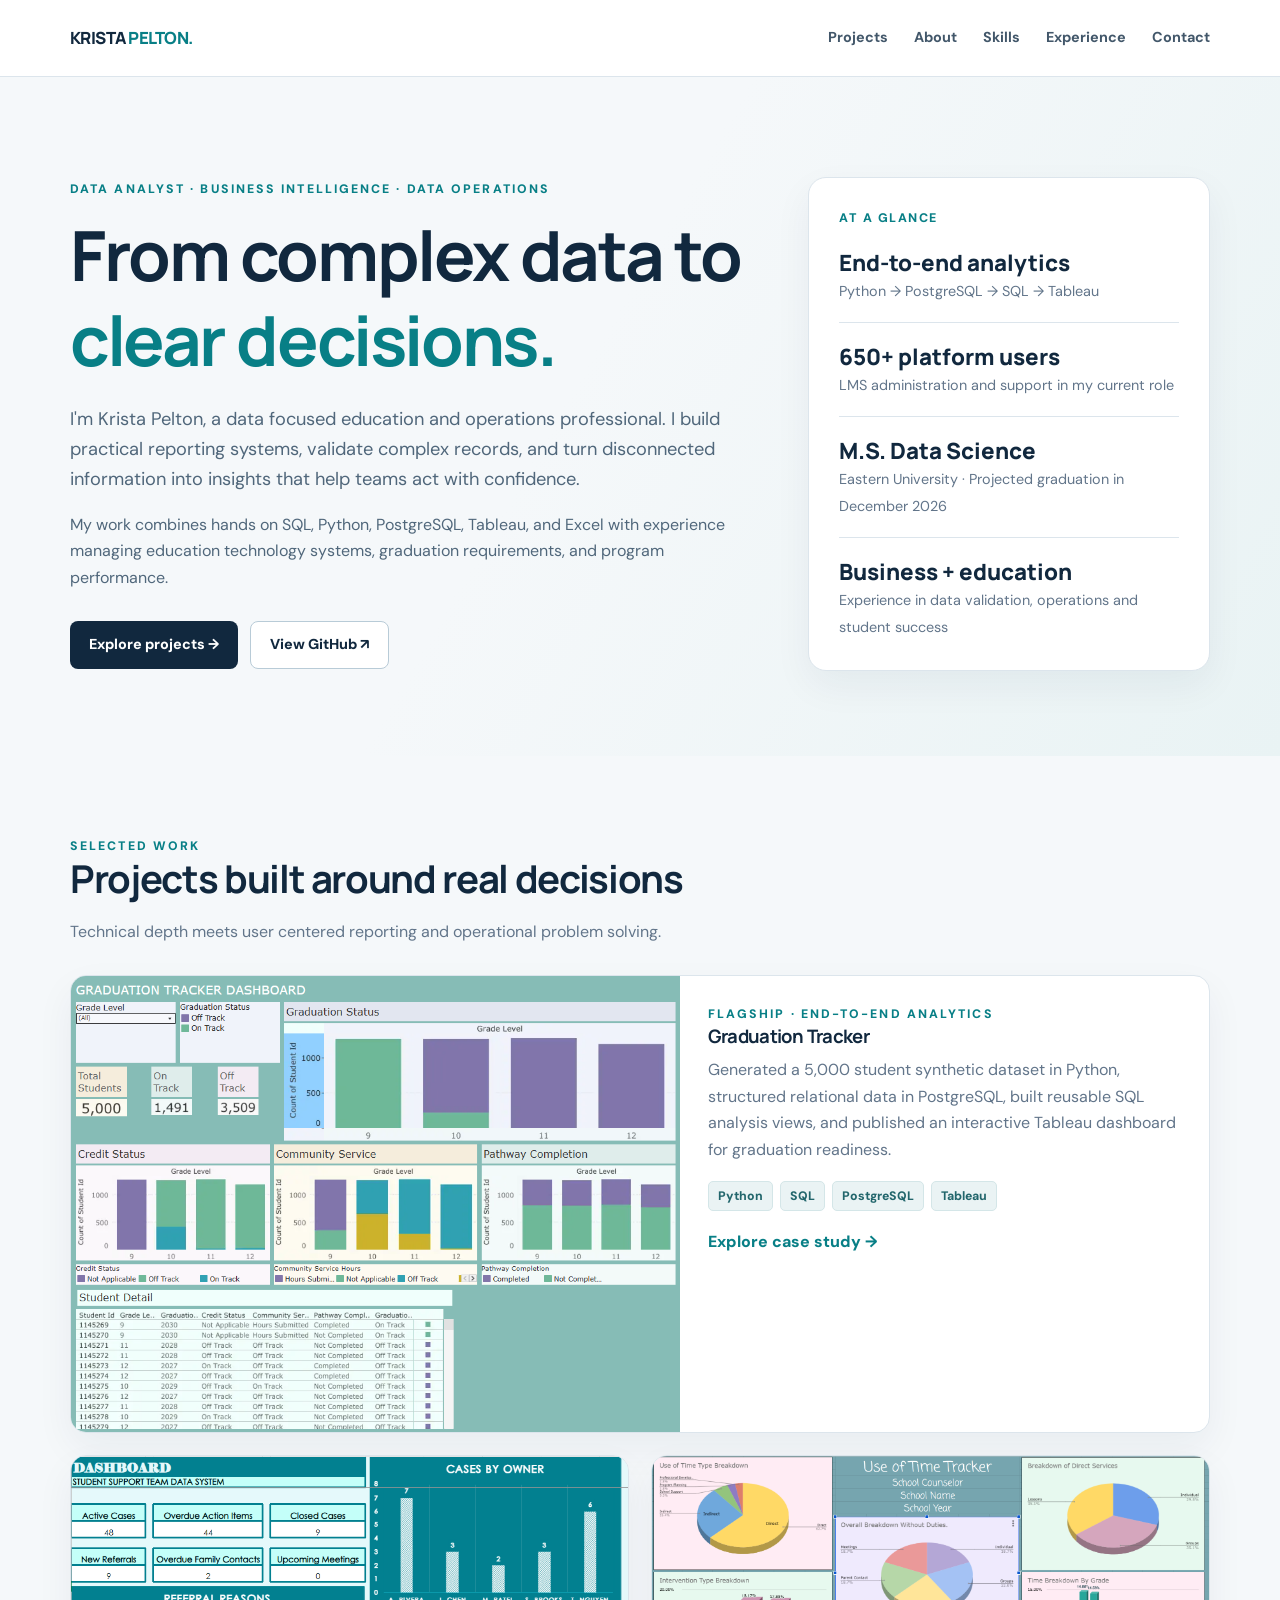
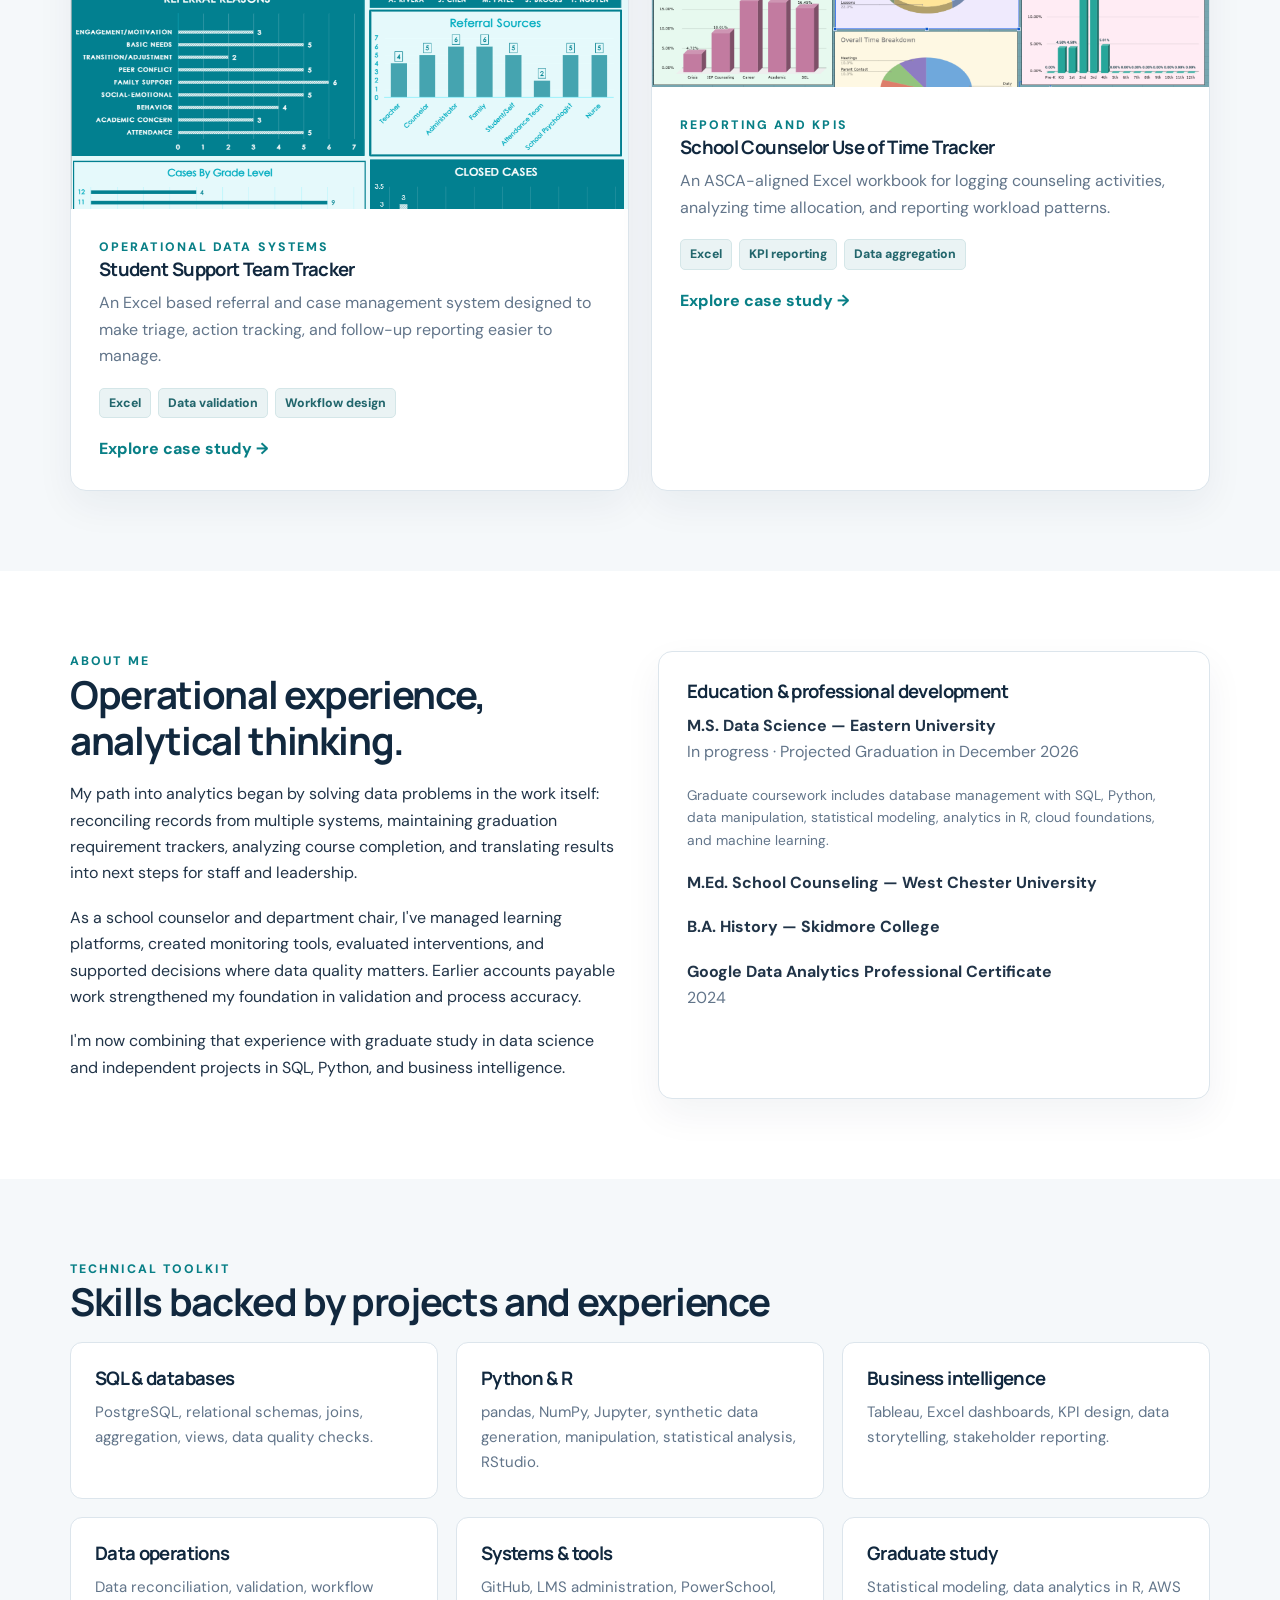
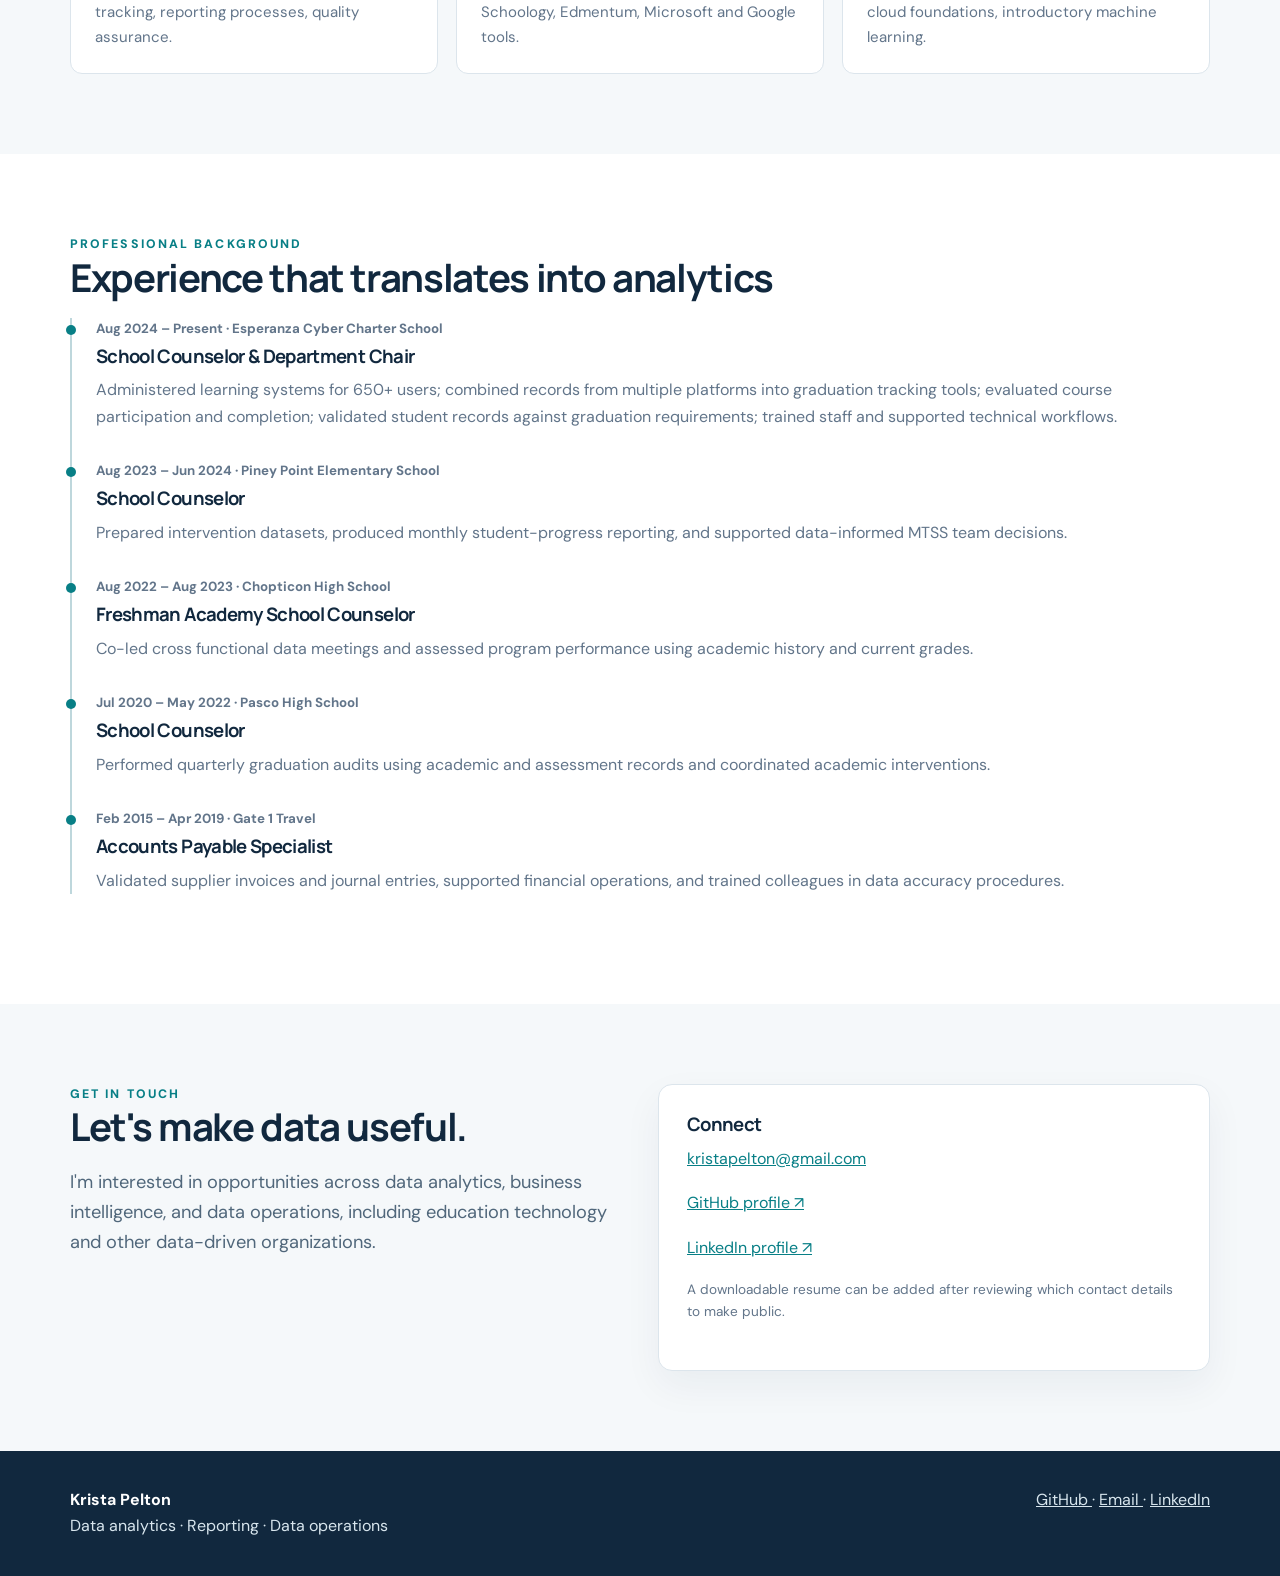
<file: index.html>
<!DOCTYPE html>
<html lang="en">
 <head>
  <meta charset="utf-8"/>
  <meta content="width=device-width,initial-scale=1" name="viewport"/>
  <meta content="Krista Pelton's data analyst portfolio: SQL, Python, PostgreSQL, Tableau, Excel, operational analytics and reporting." name="description"/>
  <meta content="#11283e" name="theme-color"/>
  <title>
   Data Analyst &amp; BI Portfolio | Krista Pelton
  </title>
  <link href="assets/style.css" rel="stylesheet"/>
 </head>
 <body>
  <header class="nav">
   <div class="container nav-inner">
    <a class="brand" href="index.html">
     KRISTA
     <span>
      PELTON.
     </span>
    </a>
    <nav aria-label="Main navigation" class="links">
     <a href="index.html#projects">
      Projects
     </a>
     <a href="index.html#about">
      About
     </a>
     <a href="index.html#skills">
      Skills
     </a>
     <a href="index.html#experience">
      Experience
     </a>
     <a href="index.html#contact">
      Contact
     </a>
    </nav>
   </div>
  </header>
  <main>
   <section class="hero">
    <div class="container hero-grid">
     <div>
      <div class="eyebrow">
       Data Analyst · Business Intelligence · Data Operations
      </div>
      <h1>
       From complex data to
       <span style="color:var(--teal)">
        clear decisions.
       </span>
      </h1>
      <p class="lead">
       I'm Krista Pelton, a data focused education and operations professional. I build practical reporting systems, validate complex records, and turn disconnected information into insights that help teams act with confidence.
      </p>
      <p class="lead" style="font-size:1rem">
       My work combines hands on SQL, Python, PostgreSQL, Tableau, and Excel with experience managing education technology systems, graduation requirements, and program performance.
      </p>
      <div class="actions">
       <a class="btn btn-primary" href="#projects">
        Explore projects →
       </a>
       <a class="btn btn-secondary" href="https://github.com/kristapelton-portfolio" rel="noopener noreferrer" target="_blank">
        View GitHub ↗
       </a>
      </div>
     </div>
     <aside class="hero-panel">
      <div class="panel-kicker">
       At a glance
      </div>
      <div class="metric">
       <strong>
        End-to-end analytics
       </strong>
       <span>
        Python → PostgreSQL → SQL → Tableau
       </span>
      </div>
      <div class="metric">
       <strong>
        650+ platform users
       </strong>
       <span>
        LMS administration and support in my current role
       </span>
      </div>
      <div class="metric">
       <strong>
        M.S. Data Science
       </strong>
       <span>
        Eastern University · Projected graduation in December 2026
       </span>
      </div>
      <div class="metric">
       <strong>
        Business + education
       </strong>
       <span>
        Experience in data validation, operations and student success
       </span>
      </div>
     </aside>
    </div>
   </section>
   <section class="section" id="projects">
    <div class="container">
     <div class="section-head">
      <div>
       <div class="eyebrow">
        Selected work
       </div>
       <h2>
        Projects built around real decisions
       </h2>
       <p>
        Technical depth meets user centered reporting and operational problem solving.
       </p>
      </div>
     </div>
     <div class="project-grid">
      <article class="project-card featured">
       <div class="project-image">
        <img alt="Screenshot of the Graduation Tracker Tableau dashboard" loading="lazy" src="assets/graduation-tracker-tableau-dashboard.png"/>
       </div>
       <div class="project-body">
        <div class="eyebrow">
         Flagship · End-to-end analytics
        </div>
        <h3>
         Graduation Tracker
        </h3>
        <p>
         Generated a 5,000 student synthetic dataset in Python, structured relational data in PostgreSQL, built reusable SQL analysis views, and published an interactive Tableau dashboard for graduation readiness.
        </p>
        <div class="tags">
         <span class="tag">
          Python
         </span>
         <span class="tag">
          SQL
         </span>
         <span class="tag">
          PostgreSQL
         </span>
         <span class="tag">
          Tableau
         </span>
        </div>
        <a class="text-link" href="projects/graduation-tracker.html">
         Explore case study →
        </a>
       </div>
      </article>
      <article class="project-card">
       <div class="project-image">
        <img alt="Actual Student Support Team Tracker Excel dashboard showing case status, overdue actions, referral reasons, and workload by owner" loading="lazy" src="assets/sst-dashboard.png"/>
       </div>
       <div class="project-body">
        <div class="eyebrow">
         Operational data systems
        </div>
        <h3>
         Student Support Team Tracker
        </h3>
        <p>
         An Excel based referral and case management system designed to make triage, action tracking, and follow-up reporting easier to manage.
        </p>
        <div class="tags">
         <span class="tag">
          Excel
         </span>
         <span class="tag">
          Data validation
         </span>
         <span class="tag">
          Workflow design
         </span>
        </div>
        <a class="text-link" href="projects/student-support-tracker.html">
         Explore case study →
        </a>
       </div>
      </article>
      <article class="project-card">
       <div class="project-image">
        <img alt="Actual School Counselor Use of Time Tracker dashboard with service allocation, intervention categories, and grade-level charts" loading="lazy" src="assets/use-of-time-dashboard.png"/>
       </div>
       <div class="project-body">
        <div class="eyebrow">
         Reporting and KPIs
        </div>
        <h3>
         School Counselor Use of Time Tracker
        </h3>
        <p>
         An ASCA-aligned Excel workbook for logging counseling activities, analyzing time allocation, and reporting workload patterns.
        </p>
        <div class="tags">
         <span class="tag">
          Excel
         </span>
         <span class="tag">
          KPI reporting
         </span>
         <span class="tag">
          Data aggregation
         </span>
        </div>
        <a class="text-link" href="projects/school-counselor-tracker.html">
         Explore case study →
        </a>
       </div>
      </article>
     </div>
    </div>
   </section>
   <section class="section alt" id="about">
    <div class="container two-col">
     <!-- LEFT COLUMN: ABOUT ME -->
     <div>
      <div class="eyebrow">
       About me
      </div>
      <h2>
       Operational experience, analytical thinking.
      </h2>
      <p>
       My path into analytics began by solving data problems in the work itself:
        reconciling records from multiple systems, maintaining graduation
        requirement trackers, analyzing course completion, and translating
        results into next steps for staff and leadership.
      </p>
      <p>
       As a school counselor and department chair, I've managed learning
        platforms, created monitoring tools, evaluated interventions, and
        supported decisions where data quality matters. Earlier accounts
        payable work strengthened my foundation in validation and process
        accuracy.
      </p>
      <p>
       I'm now combining that experience with graduate study in data science
        and independent projects in SQL, Python, and business intelligence.
      </p>
     </div>
     <!-- RIGHT COLUMN: EDUCATION -->
     <div class="card">
      <h3>
       Education &amp; professional development
      </h3>
      <p>
       <strong>
        M.S. Data Science — Eastern University
       </strong>
       <br/>
       <span class="muted">
        In progress · Projected Graduation in December 2026
       </span>
      </p>
      <!-- GRADUATE COURSEWORK UNDER M.S. -->
      <p class="muted" style="font-size: .86rem;">
       Graduate coursework includes database management with SQL, Python,
        data manipulation, statistical modeling, analytics in R, cloud
        foundations, and machine learning.
      </p>
      <p>
       <strong>
        M.Ed. School Counseling — West Chester University
       </strong>
      </p>
      <p>
       <strong>
        B.A. History — Skidmore College
       </strong>
      </p>
      <p>
       <strong>
        Google Data Analytics Professional Certificate
       </strong>
       <br/>
       <span class="muted">
        2024
       </span>
      </p>
     </div>
    </div>
   </section>
   <section class="section" id="skills">
    <div class="container">
     <div class="eyebrow">
      Technical toolkit
     </div>
     <h2>
      Skills backed by projects and experience
     </h2>
     <div class="skill-grid">
      <div class="skill-card">
       <h3>
        SQL &amp; databases
       </h3>
       <p>
        PostgreSQL, relational schemas, joins, aggregation, views, data quality checks.
       </p>
      </div>
      <div class="skill-card">
       <h3>
        Python &amp; R
       </h3>
       <p>
        pandas, NumPy, Jupyter, synthetic data generation, manipulation, statistical analysis, RStudio.
       </p>
      </div>
      <div class="skill-card">
       <h3>
        Business intelligence
       </h3>
       <p>
        Tableau, Excel dashboards, KPI design, data storytelling, stakeholder reporting.
       </p>
      </div>
      <div class="skill-card">
       <h3>
        Data operations
       </h3>
       <p>
        Data reconciliation, validation, workflow tracking, reporting processes, quality assurance.
       </p>
      </div>
      <div class="skill-card">
       <h3>
        Systems &amp; tools
       </h3>
       <p>
        GitHub, LMS administration, PowerSchool, Schoology, Edmentum, Microsoft and Google tools.
       </p>
      </div>
      <div class="skill-card">
       <h3>
        Graduate study
       </h3>
       <p>
        Statistical modeling, data analytics in R, AWS cloud foundations, introductory machine learning.
       </p>
      </div>
     </div>
    </div>
   </section>
   <section class="section alt" id="experience">
    <div class="container">
     <div class="eyebrow">
      Professional background
     </div>
     <h2>
      Experience that translates into analytics
     </h2>
     <div class="timeline">
      <div class="timeline-item">
       <small>
        Aug 2024 – Present · Esperanza Cyber Charter School
       </small>
       <h3>
        School Counselor &amp; Department Chair
       </h3>
       <p>
        Administered learning systems for 650+ users; combined records from multiple platforms into graduation tracking tools; evaluated course participation and completion; validated student records against graduation requirements; trained staff and supported technical workflows.
       </p>
      </div>
      <div class="timeline-item">
       <small>
        Aug 2023 – Jun 2024 · Piney Point Elementary School
       </small>
       <h3>
        School Counselor
       </h3>
       <p>
        Prepared intervention datasets, produced monthly student-progress reporting, and supported data-informed MTSS team decisions.
       </p>
      </div>
      <div class="timeline-item">
       <small>
        Aug 2022 – Aug 2023 · Chopticon High School
       </small>
       <h3>
        Freshman Academy School Counselor
       </h3>
       <p>
        Co-led cross functional data meetings and assessed program performance using academic history and current grades.
       </p>
      </div>
      <div class="timeline-item">
       <small>
        Jul 2020 – May 2022 · Pasco High School
       </small>
       <h3>
        School Counselor
       </h3>
       <p>
        Performed quarterly graduation audits using academic and assessment records and coordinated academic interventions.
       </p>
      </div>
      <div class="timeline-item">
       <small>
        Feb 2015 – Apr 2019 · Gate 1 Travel
       </small>
       <h3>
        Accounts Payable Specialist
       </h3>
       <p>
        Validated supplier invoices and journal entries, supported financial operations, and trained colleagues in data accuracy procedures.
       </p>
      </div>
     </div>
    </div>
   </section>
   <section class="section" id="contact">
    <div class="container two-col">
     <div>
      <div class="eyebrow">
       Get in touch
      </div>
      <h2>
       Let's make data useful.
      </h2>
      <p class="lead">
       I'm interested in opportunities across data analytics, business intelligence, and data operations, including education technology and other data-driven organizations.
      </p>
     </div>
     <div class="card">
      <h3>
       Connect
      </h3>
      <p>
       <a href="mailto:kristapelton@gmail.com">
        kristapelton@gmail.com
       </a>
      </p>
      <p>
       <a href="https://github.com/kristapelton-portfolio" rel="noopener noreferrer" target="_blank">
        GitHub profile ↗
       </a>
      </p>
      <p>
       <a href="https://tinyurl.com/4p4kbw75" rel="noopener noreferrer" target="_blank">
        LinkedIn profile ↗
       </a>
      </p>
      <p class="muted" style="font-size:.85rem">
       A downloadable resume can be added after reviewing which contact details to make public.
      </p>
     </div>
    </div>
   </section>
  </main>
  <footer class="footer">
   <div class="container footer-inner">
    <div>
     <strong>
      Krista Pelton
     </strong>
     <br>
      Data analytics · Reporting · Data operations
     </br>
    </div>
    <div>
     <a href="https://github.com/kristapelton-portfolio" rel="noopener noreferrer" target="_blank">
      GitHub
     </a>
     ·
     <a href="mailto:kristapelton@gmail.com">
      Email
     </a>
     ·
     <a href="https://tinyurl.com/4p4kbw75" rel="noopener noreferrer" target="_blank">
      LinkedIn
     </a>
    </div>
   </div>
  </footer>
 </body>
</html>
</file>
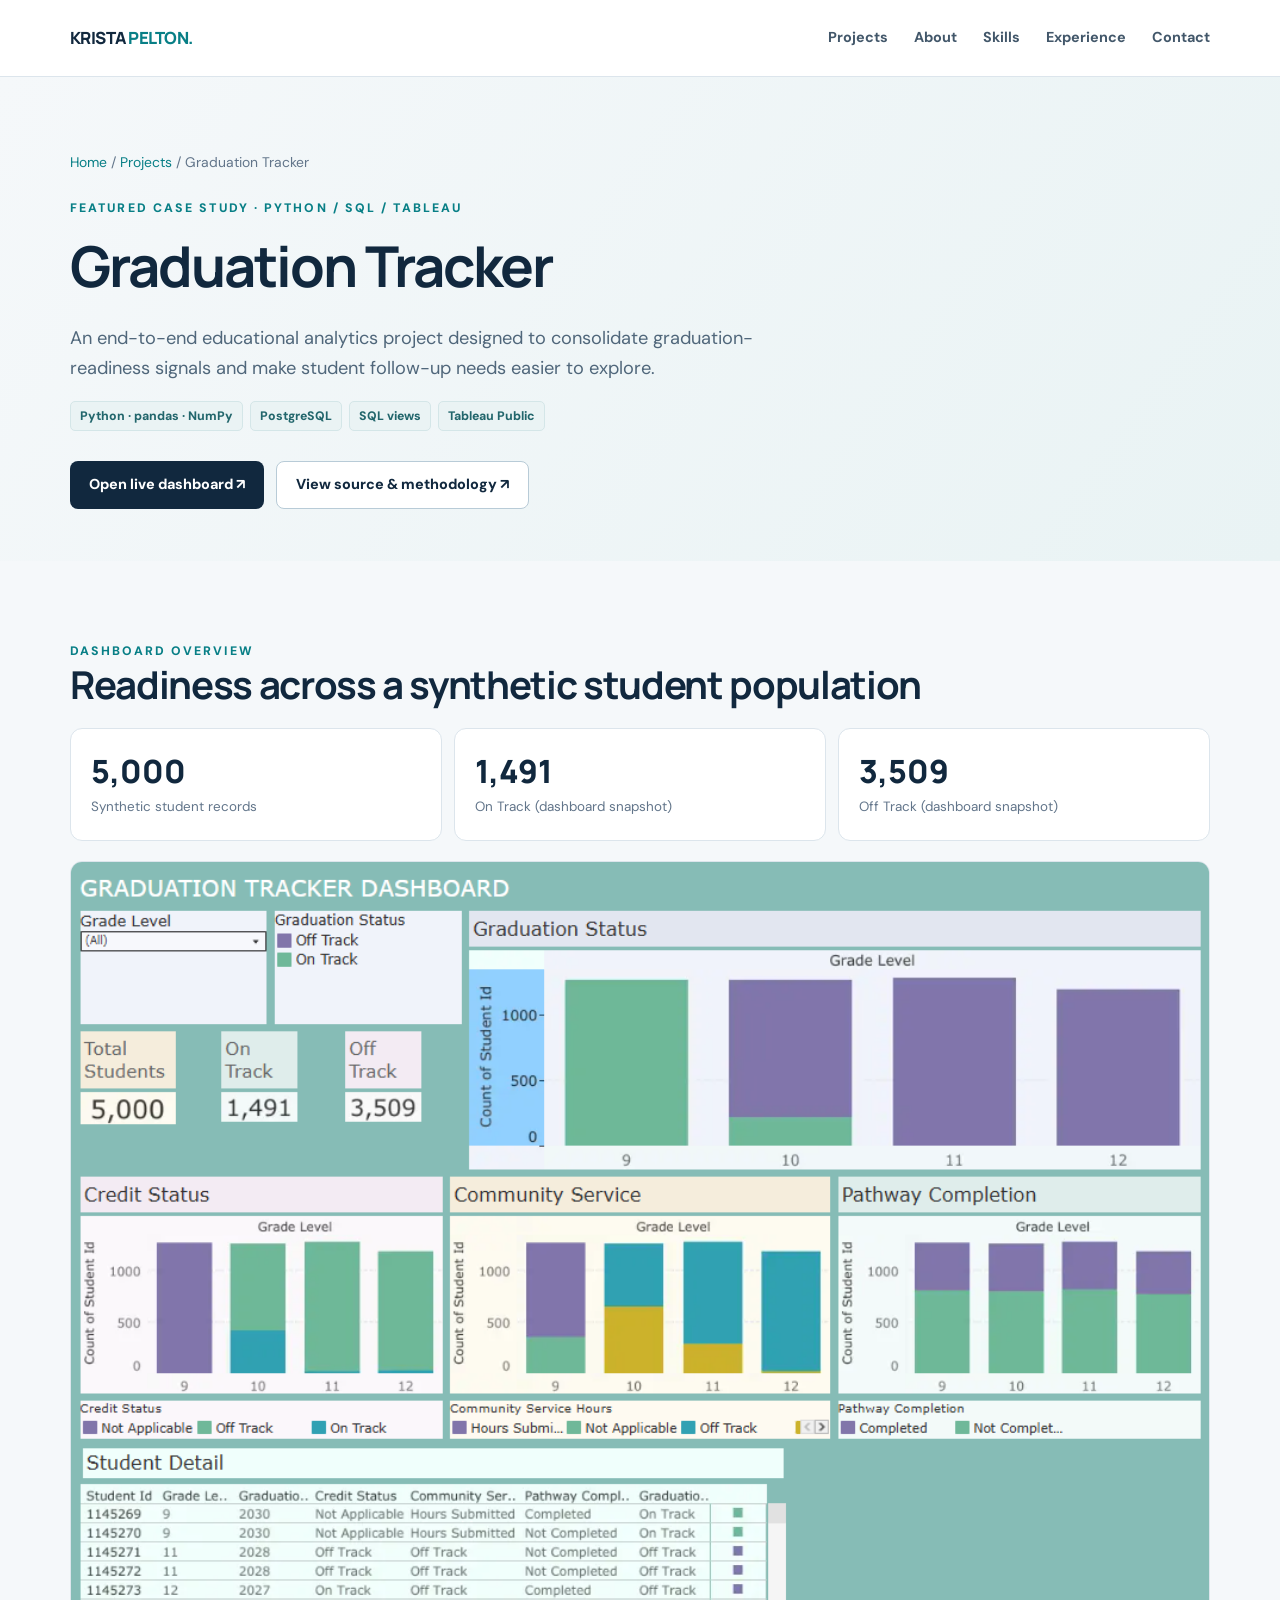
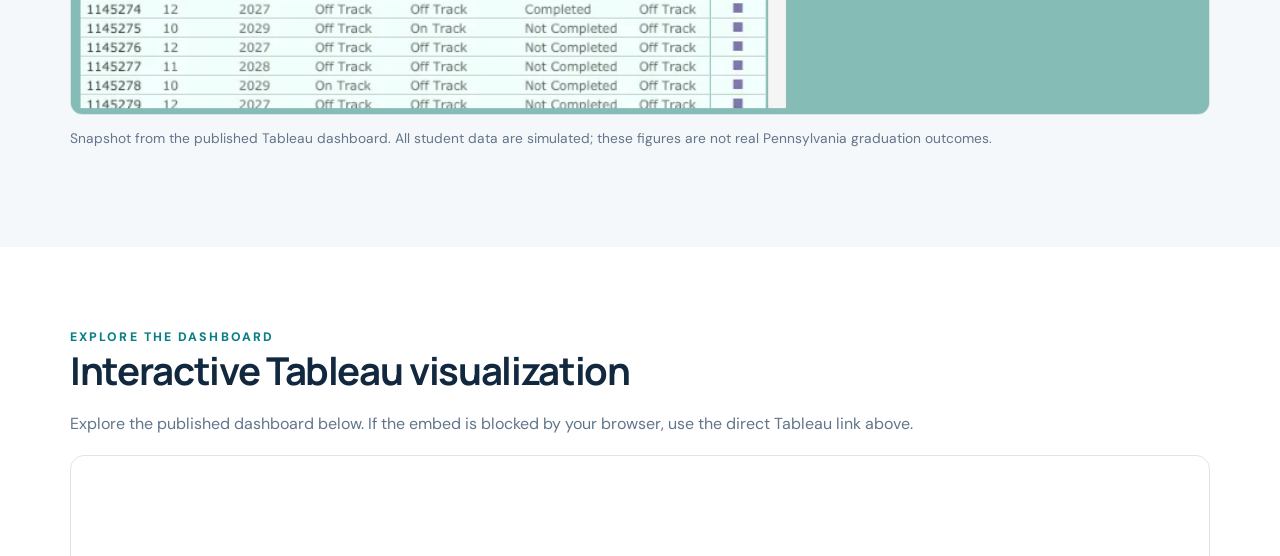
<file: projects/graduation-intelligence.html>
<!doctype html><html lang="en"><head><meta charset="utf-8"><meta http-equiv="refresh" content="0; url=graduation-tracker.html"><link rel="canonical" href="graduation-tracker.html"><title>Graduation Tracker</title></head><body><p>Moved to <a href="graduation-tracker.html">Graduation Tracker</a>.</p></body></html>
</file>
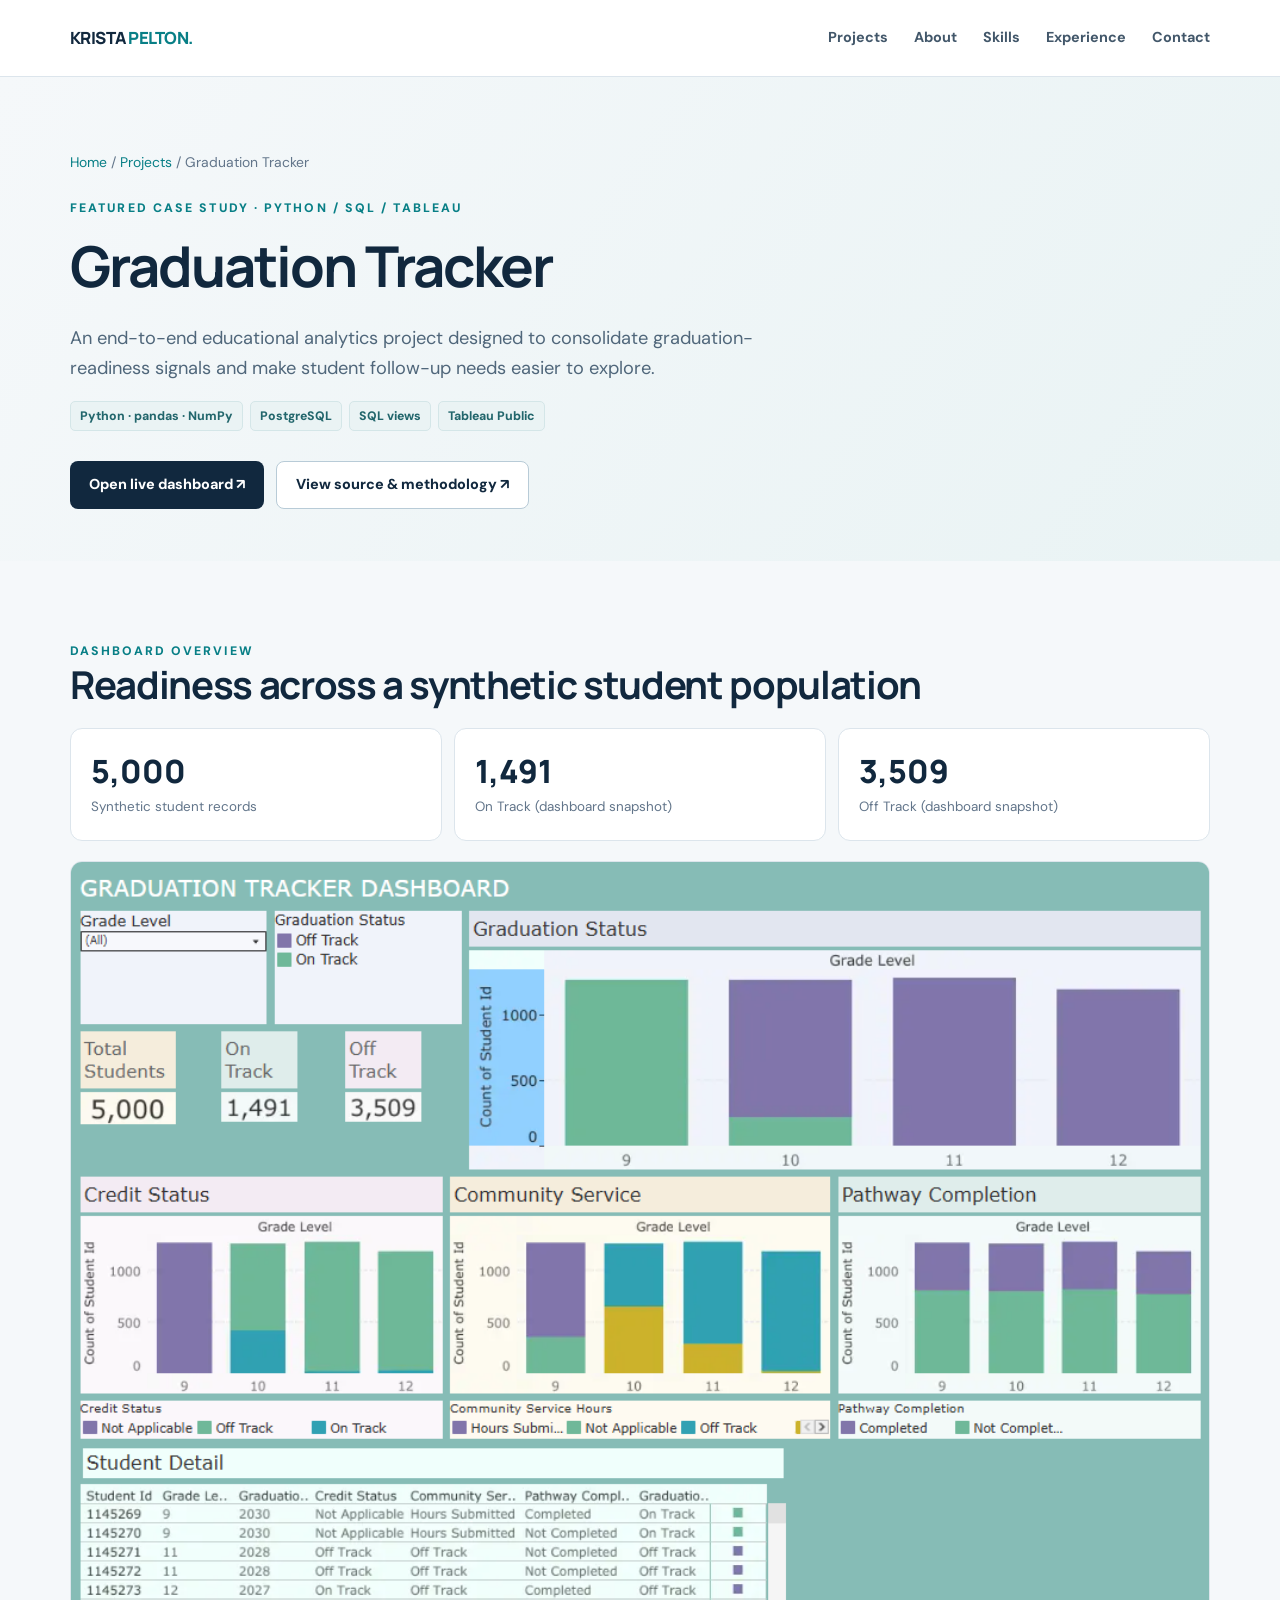
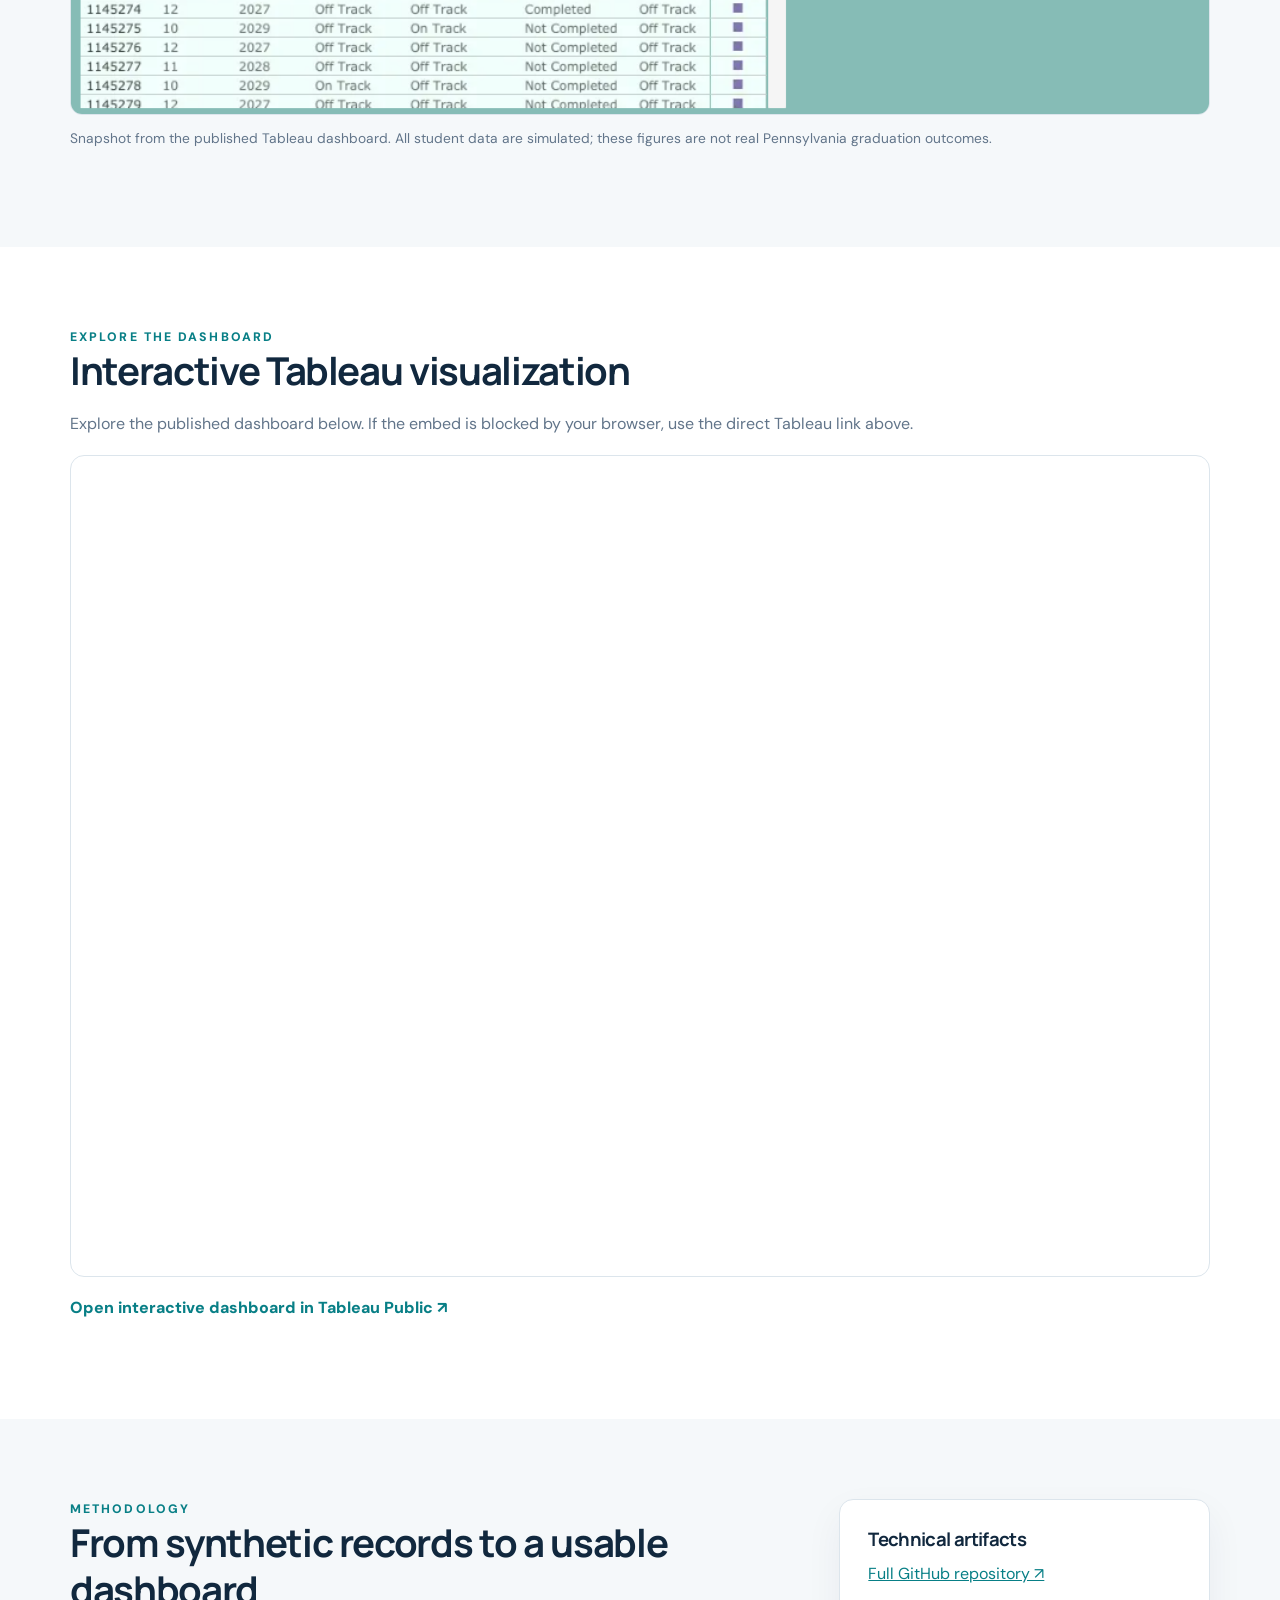
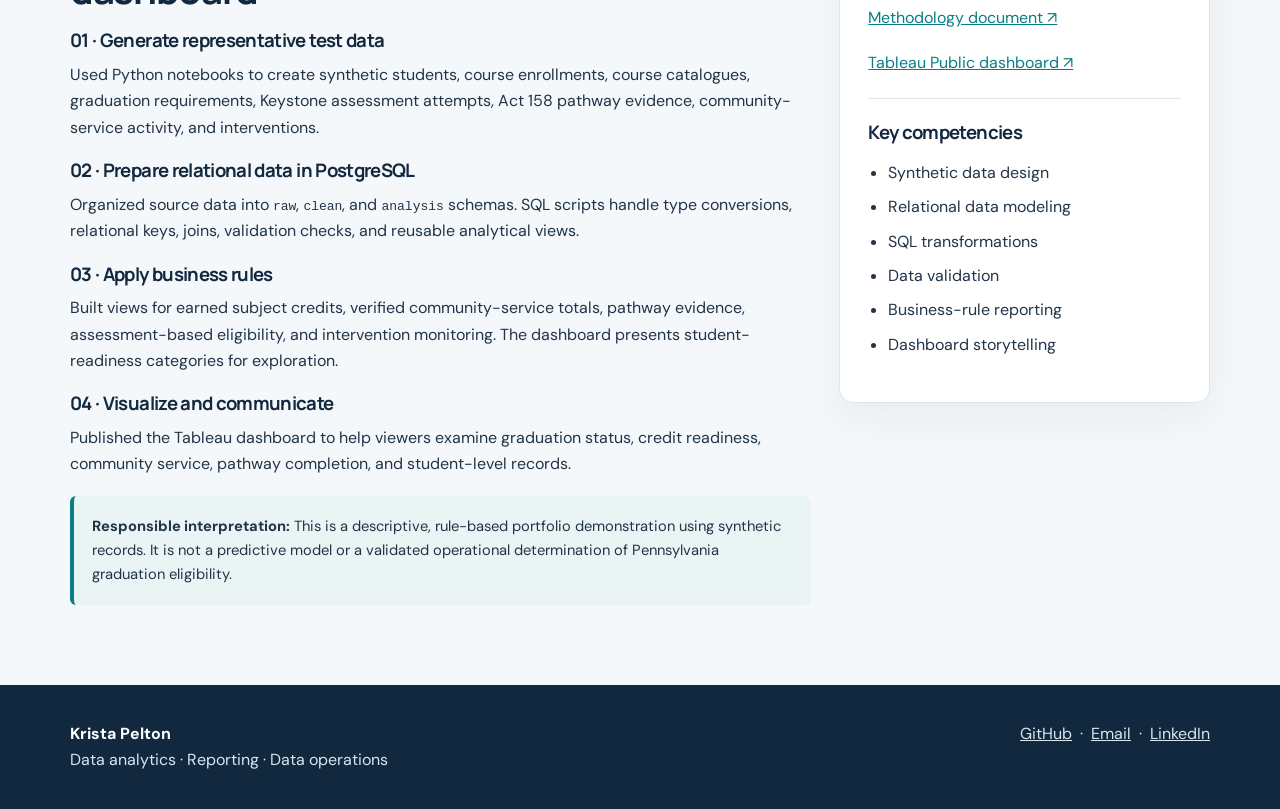
<file: projects/graduation-tracker.html>
<!doctype html><html lang="en"><head><meta charset="utf-8"><meta name="viewport" content="width=device-width,initial-scale=1"><meta name="description" content="Krista Pelton's data analyst portfolio: SQL, Python, PostgreSQL, Tableau, Excel, operational analytics and reporting."><meta name="theme-color" content="#11283e"><title>Graduation Tracker Case Study | Krista Pelton</title><link rel="stylesheet" href="../assets/style.css"></head><body><header class="nav"><div class="container nav-inner"><a class="brand" href="../index.html">KRISTA <span>PELTON.</span></a><nav class="links" aria-label="Main navigation"><a href="../index.html#projects">Projects</a><a href="../index.html#about">About</a><a href="../index.html#skills">Skills</a><a href="../index.html#experience">Experience</a><a href="../index.html#contact">Contact</a></nav></div></header><main><section class="page-hero"><div class="container"><div class="breadcrumbs"><a href="../index.html">Home</a> / <a href="../index.html#projects">Projects</a> / Graduation Tracker</div><div class="eyebrow">Featured case study · Python / SQL / Tableau</div><h1>Graduation Tracker</h1><p class="lead">An end-to-end educational analytics project designed to consolidate graduation-readiness signals and make student follow-up needs easier to explore.</p><div class="tags"><span class="tag">Python · pandas · NumPy</span><span class="tag">PostgreSQL</span><span class="tag">SQL views</span><span class="tag">Tableau Public</span></div><div class="actions"><a class="btn btn-primary" href="https://public.tableau.com/views/PennsylvaniaGraduationTracker/Dashboard" target="_blank" rel="noopener noreferrer">Open live dashboard ↗</a><a class="btn btn-secondary" href="https://github.com/kristapelton-portfolio/graduation-tracker-ews" target="_blank" rel="noopener noreferrer">View source & methodology ↗</a></div></div></section>
<section class="section"><div class="container"><div class="eyebrow">Dashboard overview</div><h2>Readiness across a synthetic student population</h2><div class="kpis"><div class="kpi"><strong>5,000</strong><span>Synthetic student records</span></div><div class="kpi"><strong>1,491</strong><span>On Track (dashboard snapshot)</span></div><div class="kpi"><strong>3,509</strong><span>Off Track (dashboard snapshot)</span></div></div><img class="screenshot" src="../assets/graduation-tracker-tableau-dashboard.png" alt="Actual Tableau Graduation Tracker dashboard screenshot showing graduation status and readiness breakdowns"><p class="muted" style="margin-top:12px;font-size:.86rem">Snapshot from the published Tableau dashboard. All student data are simulated; these figures are not real Pennsylvania graduation outcomes.</p></div></section>
<section class="section alt"><div class="container"><div class="eyebrow">Explore the dashboard</div><h2>Interactive Tableau visualization</h2><p class="muted">Explore the published dashboard below. If the embed is blocked by your browser, use the direct Tableau link above.</p><div class="embed-wrap"><script type="module" src="https://public.tableau.com/javascripts/api/tableau.embedding.3.latest.min.js"></script><tableau-viz id="graduation-viz" src="https://public.tableau.com/views/PennsylvaniaGraduationTracker/Dashboard" toolbar="bottom" hide-tabs></tableau-viz></div><p style="margin-top:18px"><a class="text-link" href="https://public.tableau.com/views/PennsylvaniaGraduationTracker/Dashboard" target="_blank" rel="noopener noreferrer">Open interactive dashboard in Tableau Public ↗</a></p></div></section>
<section class="section"><div class="container detail-grid"><div><div class="eyebrow">Methodology</div><h2>From synthetic records to a usable dashboard</h2><h3>01 · Generate representative test data</h3><p>Used Python notebooks to create synthetic students, course enrollments, course catalogues, graduation requirements, Keystone assessment attempts, Act 158 pathway evidence, community-service activity, and interventions.</p><h3>02 · Prepare relational data in PostgreSQL</h3><p>Organized source data into <code>raw</code>, <code>clean</code>, and <code>analysis</code> schemas. SQL scripts handle type conversions, relational keys, joins, validation checks, and reusable analytical views.</p><h3>03 · Apply business rules</h3><p>Built views for earned subject credits, verified community-service totals, pathway evidence, assessment-based eligibility, and intervention monitoring. The dashboard presents student-readiness categories for exploration.</p><h3>04 · Visualize and communicate</h3><p>Published the Tableau dashboard to help viewers examine graduation status, credit readiness, community service, pathway completion, and student-level records.</p><div class="note"><strong>Responsible interpretation:</strong> This is a descriptive, rule-based portfolio demonstration using synthetic records. It is not a predictive model or a validated operational determination of Pennsylvania graduation eligibility.</div></div><aside class="card"><h3>Technical artifacts</h3><p><a href="https://github.com/kristapelton-portfolio/graduation-tracker-ews" target="_blank" rel="noopener noreferrer">Full GitHub repository ↗</a></p><p><a href="https://github.com/kristapelton-portfolio/graduation-tracker-ews/blob/main/METHODOLOGY.md" target="_blank" rel="noopener noreferrer">Methodology document ↗</a></p><p><a href="https://public.tableau.com/views/PennsylvaniaGraduationTracker/Dashboard" target="_blank" rel="noopener noreferrer">Tableau Public dashboard ↗</a></p><hr style="border:0;border-top:1px solid var(--line);margin:22px 0"><h3>Key competencies</h3><ul><li>Synthetic data design</li><li>Relational data modeling</li><li>SQL transformations</li><li>Data validation</li><li>Business-rule reporting</li><li>Dashboard storytelling</li></ul></aside></div></section></main><footer class="footer"><div class="container footer-inner"><div><strong>Krista Pelton</strong><br>Data analytics · Reporting · Data operations</div><div><a href="https://github.com/kristapelton-portfolio" target="_blank" rel="noopener noreferrer">GitHub</a> &nbsp;·&nbsp; <a href="mailto:kristapelton@gmail.com">Email</a> &nbsp;·&nbsp; <a href="https://tinyurl.com/4p4kbw75" target="_blank" rel="noopener noreferrer">LinkedIn</a></div></div></footer></body></html>
</file>
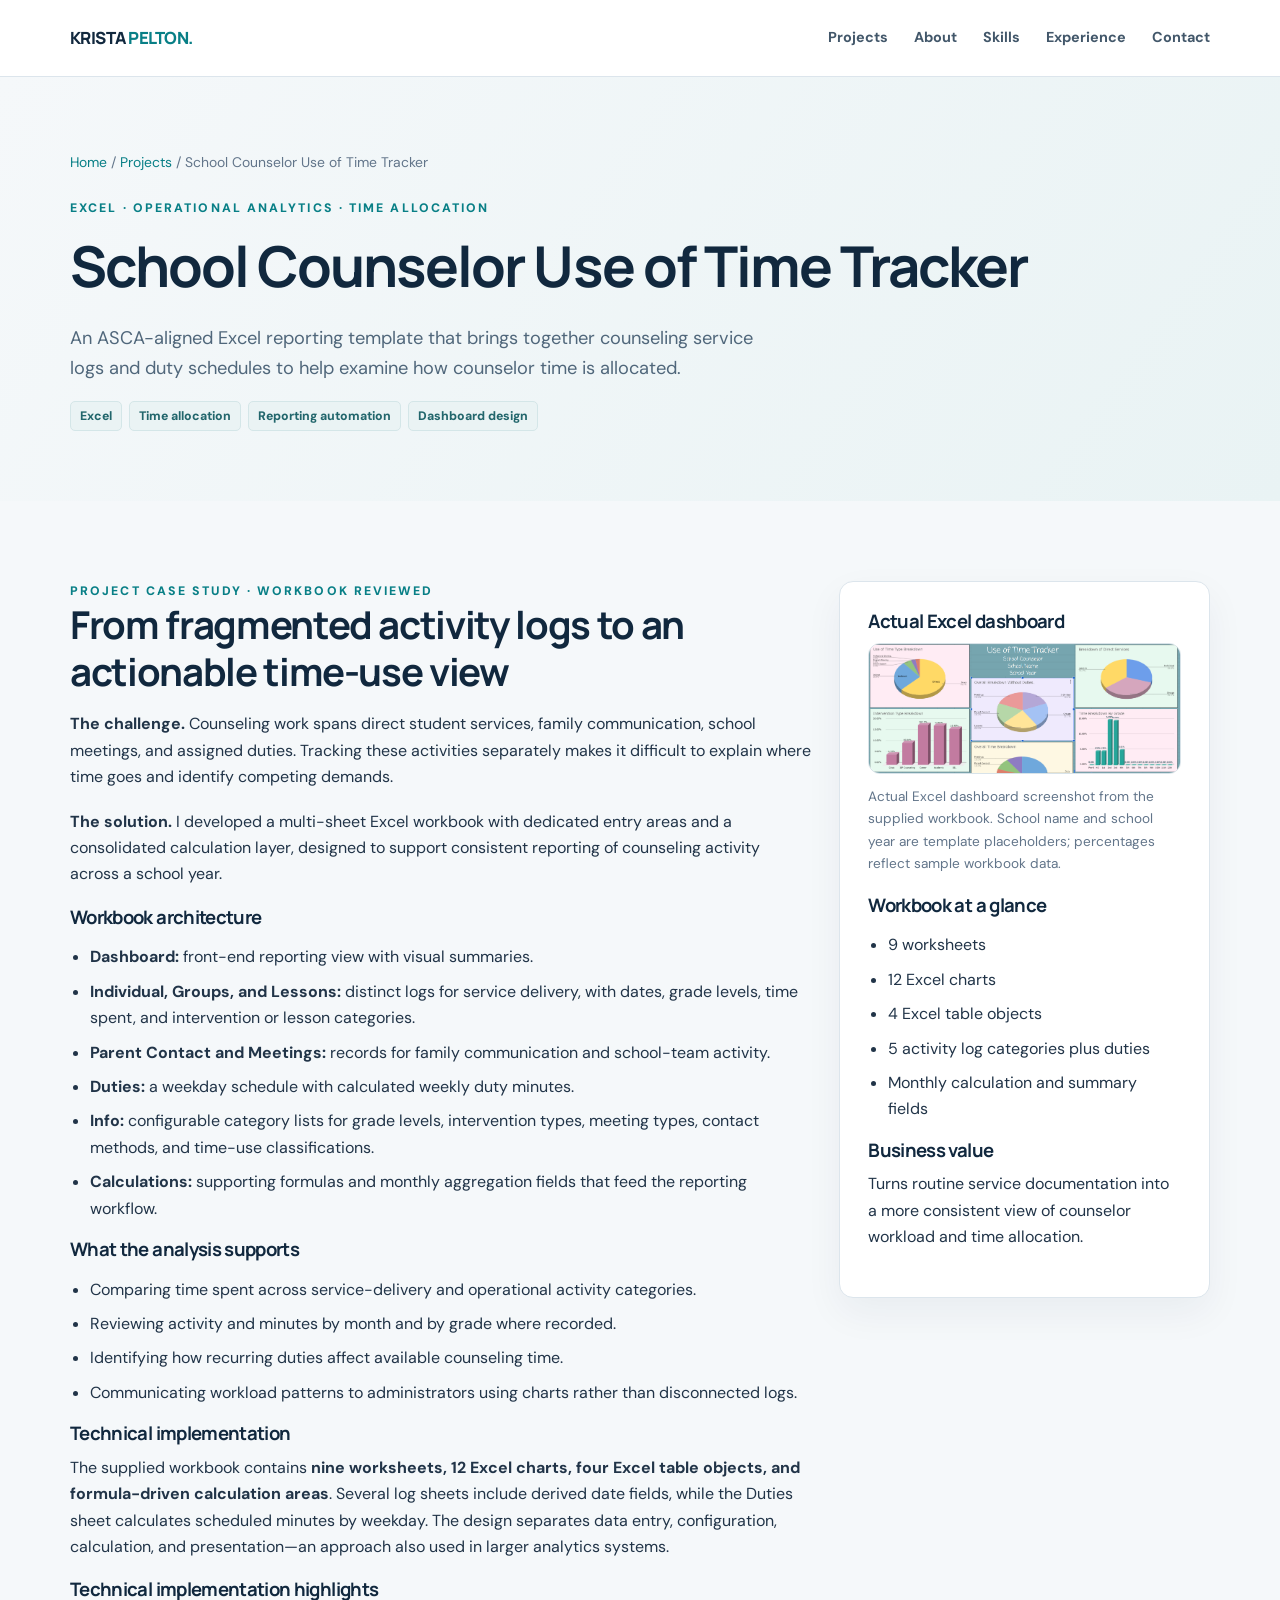
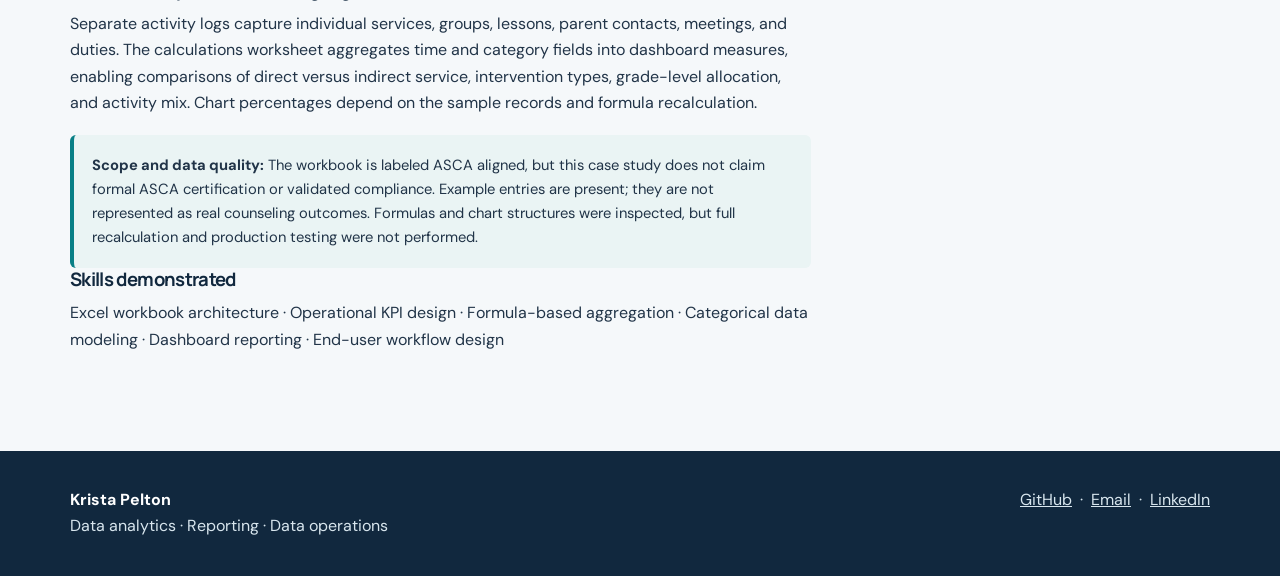
<file: projects/school-counselor-tracker.html>
<!DOCTYPE html>
<html lang="en"><head><meta charset="utf-8"/><meta content="width=device-width,initial-scale=1" name="viewport"/><meta content="Krista Pelton's data analyst portfolio: SQL, Python, PostgreSQL, Tableau, Excel, operational analytics and reporting." name="description"/><meta content="#11283e" name="theme-color"/><title>School Counselor Use of Time Tracker | Krista Pelton</title><link href="../assets/style.css" rel="stylesheet"/></head><body><header class="nav"><div class="container nav-inner"><a class="brand" href="../index.html">KRISTA <span>PELTON.</span></a><nav aria-label="Main navigation" class="links"><a href="../index.html#projects">Projects</a><a href="../index.html#about">About</a><a href="../index.html#skills">Skills</a><a href="../index.html#experience">Experience</a><a href="../index.html#contact">Contact</a></nav></div></header><main><section class="page-hero"><div class="container"><div class="breadcrumbs"><a href="../index.html">Home</a> / <a href="../index.html#projects">Projects</a> / School Counselor Use of Time Tracker</div><div class="eyebrow">Excel · Operational analytics · Time allocation</div><h1>School Counselor Use of Time Tracker</h1><p class="lead">An ASCA-aligned Excel reporting template that brings together counseling service logs and duty schedules to help examine how counselor time is allocated.</p><div class="tags"><span class="tag">Excel</span><span class="tag">Time allocation</span><span class="tag">Reporting automation</span><span class="tag">Dashboard design</span></div></div></section><section class="section"><div class="container detail-grid"><div><div class="eyebrow">Project case study · Workbook reviewed</div><h2>From fragmented activity logs to an actionable time-use view</h2><p><strong>The challenge.</strong> Counseling work spans direct student services, family communication, school meetings, and assigned duties. Tracking these activities separately makes it difficult to explain where time goes and identify competing demands.</p><p><strong>The solution.</strong> I developed a multi-sheet Excel workbook with dedicated entry areas and a consolidated calculation layer, designed to support consistent reporting of counseling activity across a school year.</p><h3>Workbook architecture</h3><ul><li><strong>Dashboard:</strong> front-end reporting view with visual summaries.</li><li><strong>Individual, Groups, and Lessons:</strong> distinct logs for service delivery, with dates, grade levels, time spent, and intervention or lesson categories.</li><li><strong>Parent Contact and Meetings:</strong> records for family communication and school-team activity.</li><li><strong>Duties:</strong> a weekday schedule with calculated weekly duty minutes.</li><li><strong>Info:</strong> configurable category lists for grade levels, intervention types, meeting types, contact methods, and time-use classifications.</li><li><strong>Calculations:</strong> supporting formulas and monthly aggregation fields that feed the reporting workflow.</li></ul><h3>What the analysis supports</h3><ul><li>Comparing time spent across service-delivery and operational activity categories.</li><li>Reviewing activity and minutes by month and by grade where recorded.</li><li>Identifying how recurring duties affect available counseling time.</li><li>Communicating workload patterns to administrators using charts rather than disconnected logs.</li></ul><h3>Technical implementation</h3><p>The supplied workbook contains <strong>nine worksheets, 12 Excel charts, four Excel table objects, and formula-driven calculation areas</strong>. Several log sheets include derived date fields, while the Duties sheet calculates scheduled minutes by weekday. The design separates data entry, configuration, calculation, and presentation—an approach also used in larger analytics systems.</p><h3>Technical implementation highlights</h3><p>Separate activity logs capture individual services, groups, lessons, parent contacts, meetings, and duties. The calculations worksheet aggregates time and category fields into dashboard measures, enabling comparisons of direct versus indirect service, intervention types, grade-level allocation, and activity mix. Chart percentages depend on the sample records and formula recalculation.</p><div class="note"><strong>Scope and data quality:</strong> The workbook is labeled ASCA aligned, but this case study does not claim formal ASCA certification or validated compliance. Example entries are present; they are not represented as real counseling outcomes. Formulas and chart structures were inspected, but full recalculation and production testing were not performed.</div><h3>Skills demonstrated</h3><p>Excel workbook architecture · Operational KPI design · Formula-based aggregation · Categorical data modeling · Dashboard reporting · End-user workflow design</p></div><aside class="card"><h3>Actual Excel dashboard</h3><img alt="Screenshot of actual School Counselor Use of Time Tracker Excel dashboard with time-use breakdown charts" src="../assets/use-of-time-dashboard.png" style="width:100%;height:auto;border-radius:12px"/><p class="muted" style="font-size:.85rem;margin-top:12px">Actual Excel dashboard screenshot from the supplied workbook. School name and school year are template placeholders; percentages reflect sample workbook data.</p><h3>Workbook at a glance</h3><ul><li>9 worksheets</li><li>12 Excel charts</li><li>4 Excel table objects</li><li>5 activity log categories plus duties</li><li>Monthly calculation and summary fields</li></ul><h3>Business value</h3><p>Turns routine service documentation into a more consistent view of counselor workload and time allocation.</p></aside></div></section></main><footer class="footer"><div class="container footer-inner"><div><strong>Krista Pelton</strong><br/>Data analytics · Reporting · Data operations</div><div><a href="https://github.com/kristapelton-portfolio" rel="noopener noreferrer" target="_blank">GitHub</a>  ·  <a href="mailto:kristapelton@gmail.com">Email</a>  ·  <a href="https://tinyurl.com/4p4kbw75" rel="noopener noreferrer" target="_blank">LinkedIn</a></div></div></footer></body></html>
</file>
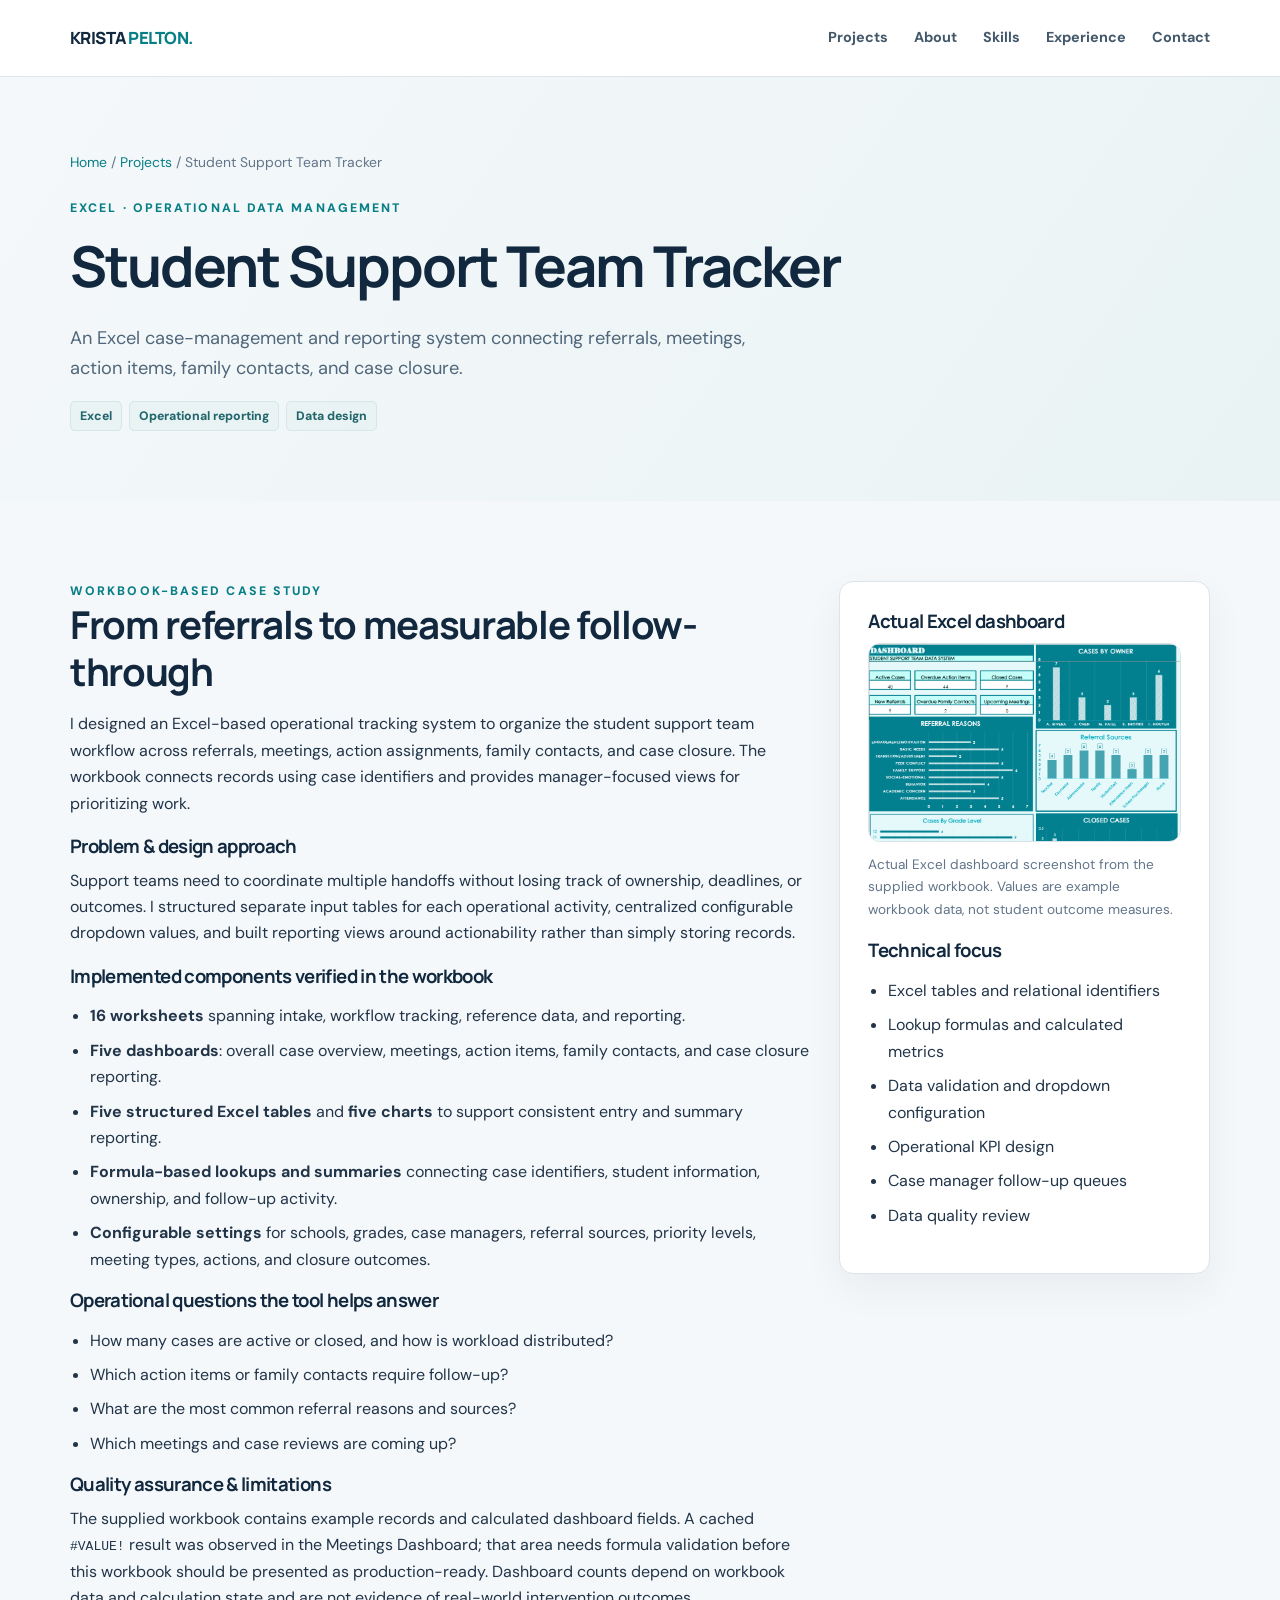
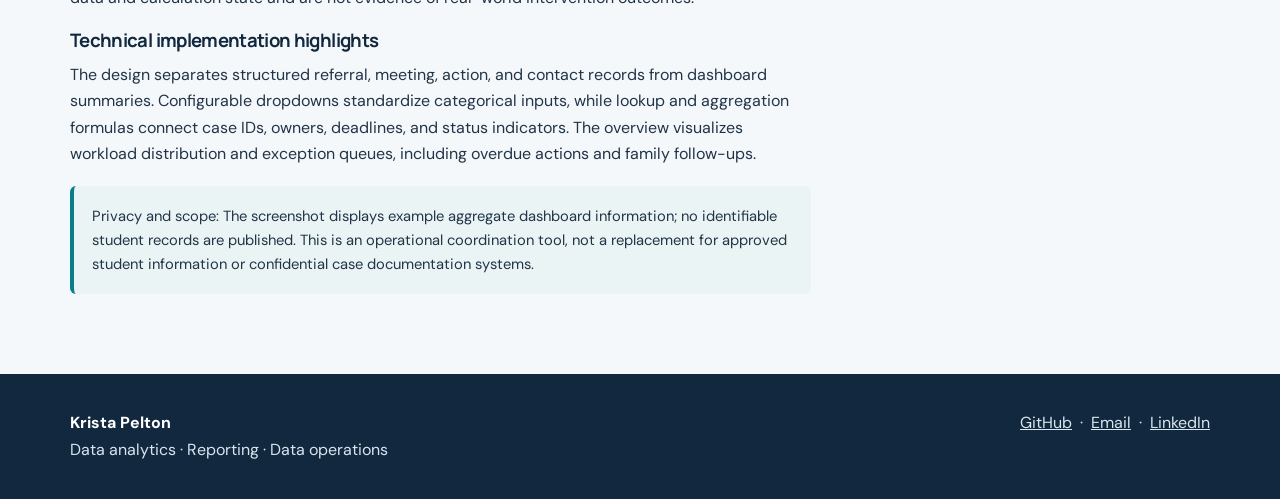
<file: projects/student-support-tracker.html>
<!DOCTYPE html>
<html lang="en"><head><meta charset="utf-8"/><meta content="width=device-width,initial-scale=1" name="viewport"/><meta content="Krista Pelton's data analyst portfolio: SQL, Python, PostgreSQL, Tableau, Excel, operational analytics and reporting." name="description"/><meta content="#11283e" name="theme-color"/><title>Student Support Team Tracker | Krista Pelton</title><link href="../assets/style.css" rel="stylesheet"/></head><body><header class="nav"><div class="container nav-inner"><a class="brand" href="../index.html">KRISTA <span>PELTON.</span></a><nav aria-label="Main navigation" class="links"><a href="../index.html#projects">Projects</a><a href="../index.html#about">About</a><a href="../index.html#skills">Skills</a><a href="../index.html#experience">Experience</a><a href="../index.html#contact">Contact</a></nav></div></header><main><section class="page-hero"><div class="container"><div class="breadcrumbs"><a href="../index.html">Home</a> / <a href="../index.html#projects">Projects</a> / Student Support Team Tracker</div><div class="eyebrow">Excel · Operational data management</div><h1>Student Support Team Tracker</h1><p class="lead">An Excel case-management and reporting system connecting referrals, meetings, action items, family contacts, and case closure.</p><div class="tags"><span class="tag">Excel</span><span class="tag">Operational reporting</span><span class="tag">Data design</span></div></div></section><section class="section"><div class="container detail-grid"><div><div class="eyebrow">Workbook-based case study</div><h2>From referrals to measurable follow-through</h2><p>I designed an Excel-based operational tracking system to organize the student support team workflow across referrals, meetings, action assignments, family contacts, and case closure. The workbook connects records using case identifiers and provides manager-focused views for prioritizing work.</p><h3>Problem &amp; design approach</h3><p>Support teams need to coordinate multiple handoffs without losing track of ownership, deadlines, or outcomes. I structured separate input tables for each operational activity, centralized configurable dropdown values, and built reporting views around actionability rather than simply storing records.</p><h3>Implemented components verified in the workbook</h3><ul><li><strong>16 worksheets</strong> spanning intake, workflow tracking, reference data, and reporting.</li><li><strong>Five dashboards</strong>: overall case overview, meetings, action items, family contacts, and case closure reporting.</li><li><strong>Five structured Excel tables</strong> and <strong>five charts</strong> to support consistent entry and summary reporting.</li><li><strong>Formula-based lookups and summaries</strong> connecting case identifiers, student information, ownership, and follow-up activity.</li><li><strong>Configurable settings</strong> for schools, grades, case managers, referral sources, priority levels, meeting types, actions, and closure outcomes.</li></ul><h3>Operational questions the tool helps answer</h3><ul><li>How many cases are active or closed, and how is workload distributed?</li><li>Which action items or family contacts require follow-up?</li><li>What are the most common referral reasons and sources?</li><li>Which meetings and case reviews are coming up?</li></ul><h3>Quality assurance &amp; limitations</h3><p>The supplied workbook contains example records and calculated dashboard fields. A cached <code>#VALUE!</code> result was observed in the Meetings Dashboard; that area needs formula validation before this workbook should be presented as production-ready. Dashboard counts depend on workbook data and calculation state and are not evidence of real-world intervention outcomes.</p><h3>Technical implementation highlights</h3><p>The design separates structured referral, meeting, action, and contact records from dashboard summaries. Configurable dropdowns standardize categorical inputs, while lookup and aggregation formulas connect case IDs, owners, deadlines, and status indicators. The overview visualizes workload distribution and exception queues, including overdue actions and family follow-ups.</p><div class="note">Privacy and scope: The screenshot displays example aggregate dashboard information; no identifiable student records are published. This is an operational coordination tool, not a replacement for approved student information or confidential case documentation systems.</div></div><aside class="card"><h3>Actual Excel dashboard</h3><img alt="Screenshot of actual Student Support Team Tracker Excel dashboard with sample case-management metrics" src="../assets/sst-dashboard.png" style="width:100%;height:auto;border-radius:12px;border:1px solid #d8e3e9"/><p class="muted" style="font-size:.85rem;margin-top:12px">Actual Excel dashboard screenshot from the supplied workbook. Values are example workbook data, not student outcome measures.</p><h3>Technical focus</h3><ul><li>Excel tables and relational identifiers</li><li>Lookup formulas and calculated metrics</li><li>Data validation and dropdown configuration</li><li>Operational KPI design</li><li>Case manager follow-up queues</li><li>Data quality review</li></ul></aside></div></section></main><footer class="footer"><div class="container footer-inner"><div><strong>Krista Pelton</strong><br/>Data analytics · Reporting · Data operations</div><div><a href="https://github.com/kristapelton-portfolio" rel="noopener noreferrer" target="_blank">GitHub</a>  ·  <a href="mailto:kristapelton@gmail.com">Email</a>  ·  <a href="https://tinyurl.com/4p4kbw75" rel="noopener noreferrer" target="_blank">LinkedIn</a></div></div></footer></body></html>
</file>
<file: assets/style.css>
@import url('https://fonts.googleapis.com/css2?family=DM+Sans:wght@400;500;600;700&family=Manrope:wght@400;500;600;700;800&display=swap');
:root{--navy:#11283e;--teal:#087f86;--ink:#213448;--muted:#62758a;--line:#dce5ec;--bg:#f5f8fa;--white:#fff;--soft:#eaf4f4;--shadow:0 15px 38px rgba(20,43,64,.055)}*{box-sizing:border-box}html{scroll-behavior:smooth}body{margin:0;background:var(--bg);font-family:'DM Sans',Arial,sans-serif;color:var(--ink);line-height:1.65}h1,h2,h3,h4{font-family:Manrope,Arial,sans-serif;line-height:1.22;letter-spacing:-.035em;color:var(--navy)}h1{font-size:clamp(2.5rem,5.4vw,4.8rem);margin:14px 0 22px}h2{font-size:clamp(1.8rem,3vw,2.65rem);margin:0 0 16px}h3{font-size:1.16rem;margin:0 0 10px}p{margin:0 0 18px}a{color:var(--teal)}a:focus-visible,button:focus-visible{outline:3px solid #f4a940;outline-offset:3px}.container{width:min(1140px,calc(100% - 48px));margin:auto}.nav{background:rgba(255,255,255,.95);border-bottom:1px solid var(--line);position:sticky;top:0;z-index:20;backdrop-filter:blur(10px)}.nav-inner{min-height:76px;display:flex;align-items:center;justify-content:space-between;gap:20px}.brand{text-decoration:none;color:var(--navy);font-family:Manrope;font-size:1.05rem;font-weight:800;letter-spacing:-.03em}.brand span{color:var(--teal)}.links{display:flex;gap:26px;align-items:center;flex-wrap:wrap}.links a{text-decoration:none;font-weight:700;font-size:.9rem;color:#42576a}.links a:hover,.links a[aria-current=page]{color:var(--teal)}.hero{padding:100px 0 85px;background:linear-gradient(120deg,#f5f8fa 45%,#e9f3f4)}.hero-grid{display:grid;grid-template-columns:1.35fr .8fr;gap:60px;align-items:center}.eyebrow{text-transform:uppercase;color:var(--teal);font-weight:800;font-size:.77rem;letter-spacing:.17em}.lead{font-size:1.14rem;max-width:710px;color:#50677b}.actions{display:flex;gap:12px;flex-wrap:wrap;margin-top:30px}.btn{display:inline-flex;align-items:center;justify-content:center;min-height:44px;padding:11px 19px;text-decoration:none;border-radius:8px;font-weight:800;font-size:.9rem;transition:transform .15s,background .15s}.btn:hover{transform:translateY(-2px)}.btn-primary{background:var(--navy);color:#fff}.btn-primary:hover{background:#234d68}.btn-secondary{border:1px solid #b8cbd7;background:#fff;color:var(--navy)}.hero-panel{background:#fff;border:1px solid var(--line);border-radius:18px;padding:30px;box-shadow:var(--shadow)}.panel-kicker{font-size:.78rem;text-transform:uppercase;letter-spacing:.12em;color:var(--teal);font-weight:800}.metric{border-bottom:1px solid var(--line);padding:18px 0}.metric:last-child{border:0;padding-bottom:0}.metric strong{display:block;font:800 1.4rem Manrope;color:var(--navy)}.metric span{color:var(--muted);font-size:.9rem}.section{padding:80px 0}.section.alt{background:#fff}.section-head{display:flex;align-items:end;justify-content:space-between;gap:25px;margin-bottom:30px}.section-head p{max-width:680px;color:var(--muted);margin:0}.project-grid{display:grid;grid-template-columns:repeat(2,minmax(0,1fr));gap:22px}.project-card{background:#fff;border:1px solid var(--line);border-radius:16px;overflow:hidden;box-shadow:var(--shadow);display:flex;flex-direction:column}.project-card.featured{grid-column:1/-1;display:grid;grid-template-columns:1.15fr 1fr}.project-image{background:#eaf1f5;min-height:225px;display:flex;align-items:center;justify-content:center;overflow:hidden}.project-image img{width:100%;height:100%;object-fit:cover;object-position:top}.project-body{padding:28px}.project-body p{color:var(--muted)}.tags{display:flex;gap:7px;flex-wrap:wrap;margin:12px 0 18px}.tag{background:#eaf3f4;border:1px solid #d4e6e8;border-radius:5px;padding:4px 9px;font-size:.77rem;font-weight:800;color:#22666c}.text-link{font-weight:800;text-decoration:none}.text-link:hover{text-decoration:underline}.two-col{display:grid;grid-template-columns:1fr 1fr;gap:36px}.card{background:#fff;border:1px solid var(--line);border-radius:14px;padding:28px;box-shadow:var(--shadow)}.skill-grid{display:grid;grid-template-columns:repeat(3,minmax(0,1fr));gap:18px}.skill-card{border:1px solid var(--line);border-radius:12px;padding:24px;background:#fff}.skill-card p{color:var(--muted);font-size:.94rem;margin:0}.timeline{border-left:2px solid #bed7dc;padding-left:24px}.timeline-item{margin:0 0 30px;position:relative}.timeline-item:before{content:'';width:10px;height:10px;border-radius:50%;background:var(--teal);position:absolute;left:-30px;top:7px}.timeline-item small{display:block;color:var(--muted);font-weight:700;margin-bottom:5px}.timeline-item p{color:var(--muted)}.page-hero{padding:74px 0 52px;background:linear-gradient(125deg,#f5f8fa,#e9f3f4)}.page-hero h1{font-size:clamp(2.2rem,4.4vw,3.7rem)}.breadcrumbs{font-size:.87rem;color:var(--muted);margin-bottom:24px}.breadcrumbs a{text-decoration:none}.detail-grid{display:grid;grid-template-columns:2fr 1fr;gap:28px}.detail-grid .card{height:max-content}.screenshot{width:100%;height:auto;display:block;border:1px solid var(--line);border-radius:12px}.kpis{display:grid;grid-template-columns:repeat(3,1fr);gap:12px;margin:20px 0}.kpi{padding:20px;background:#fff;border:1px solid var(--line);border-radius:12px}.kpi strong{display:block;font:800 clamp(1.3rem,3vw,2rem) Manrope;color:var(--navy)}.kpi span{font-size:.84rem;color:var(--muted)}.embed-wrap{border:1px solid var(--line);border-radius:14px;overflow:hidden;background:#fff}.embed-wrap tableau-viz{display:block;width:100%;height:820px}.muted{color:var(--muted)}.note{background:var(--soft);padding:18px;border-left:4px solid var(--teal);border-radius:6px;font-size:.92rem}.footer{background:var(--navy);color:#d8e6ee;padding:36px 0}.footer a{color:#d8e6ee}.footer-inner{display:flex;justify-content:space-between;gap:24px;flex-wrap:wrap}.footer strong{color:#fff}.placeholder-art{width:100%;min-height:230px;display:flex;align-items:center;justify-content:center;position:relative;overflow:hidden;background:linear-gradient(135deg,#16364e,#246977)}.placeholder-art:before{content:'';position:absolute;inset:22px;border:1px solid #ffffff33;border-radius:10px}.placeholder-art .art-window{width:70%;height:55%;border-radius:8px;background:#fff;padding:15px;box-shadow:0 20px 45px #0003;z-index:1}.art-line{height:9px;background:#e6edf1;border-radius:4px;margin-bottom:10px}.art-bars{height:65%;display:flex;align-items:end;gap:8px}.art-bars i{flex:1;background:#0a858a;border-radius:4px 4px 0 0}.art-bars i:nth-child(1){height:40%}.art-bars i:nth-child(2){height:73%;background:#72b4b6}.art-bars i:nth-child(3){height:54%}.art-bars i:nth-child(4){height:90%;background:#72b4b6}.art-bars i:nth-child(5){height:64%}ul{padding-left:20px}li{margin-bottom:8px}@media(max-width:850px){.hero-grid,.two-col,.detail-grid{grid-template-columns:1fr}.project-card.featured{display:flex}.skill-grid{grid-template-columns:repeat(2,1fr)}.hero{padding:65px 0}.hero-panel{max-width:540px}.embed-wrap tableau-viz{height:680px}}@media(max-width:600px){.container{width:min(100% - 32px,1140px)}.nav-inner{align-items:flex-start;flex-direction:column;padding:14px 0;gap:10px}.links{gap:14px}.links a{font-size:.83rem}.section{padding:55px 0}.project-grid,.skill-grid{grid-template-columns:1fr}.section-head{display:block}.kpis{grid-template-columns:1fr}.embed-wrap tableau-viz{height:560px}.hero-panel{padding:22px}}

/* Real Excel dashboard screenshots */
.project-image img { display:block; width:100%; height:100%; object-fit:cover; object-position:top center; }
.detail-grid aside.card img {display:block; width:100%; height:auto; border-radius:12px; border:1px solid #d8e3e9;}
</file>
